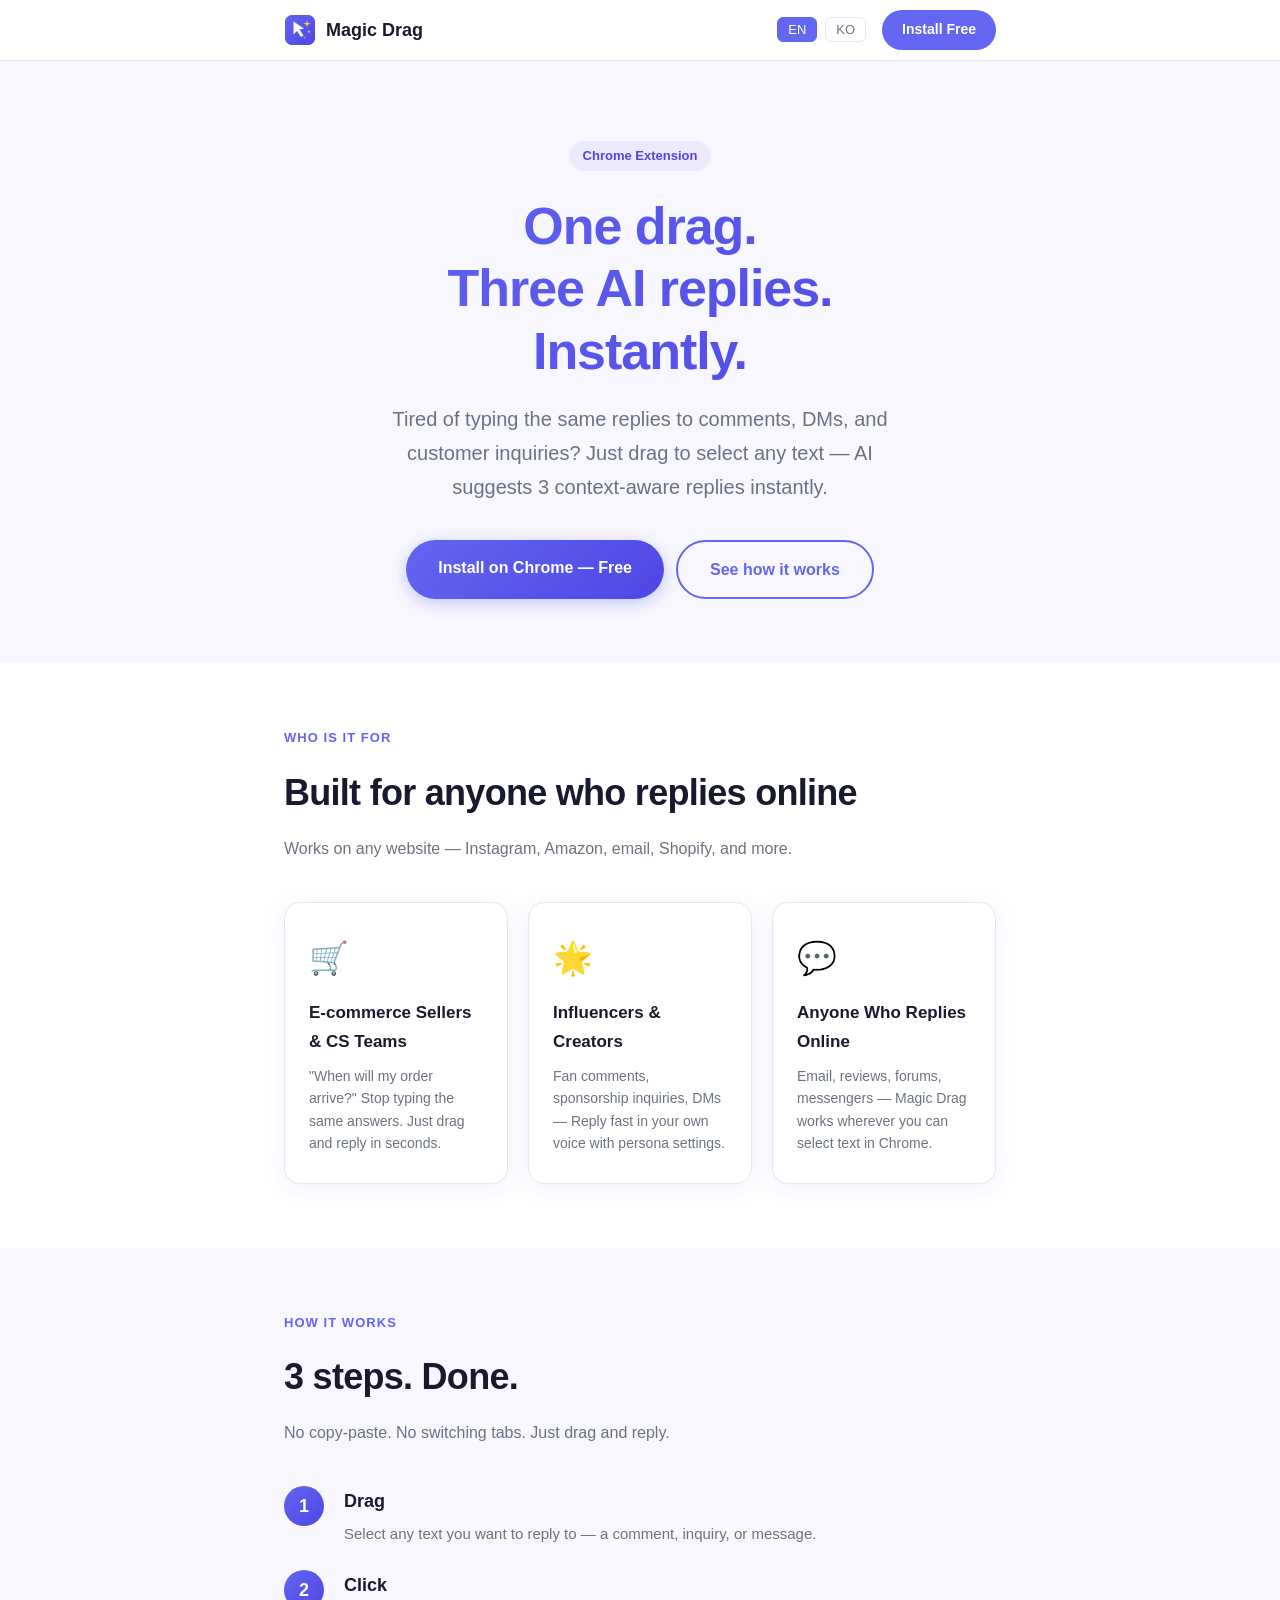
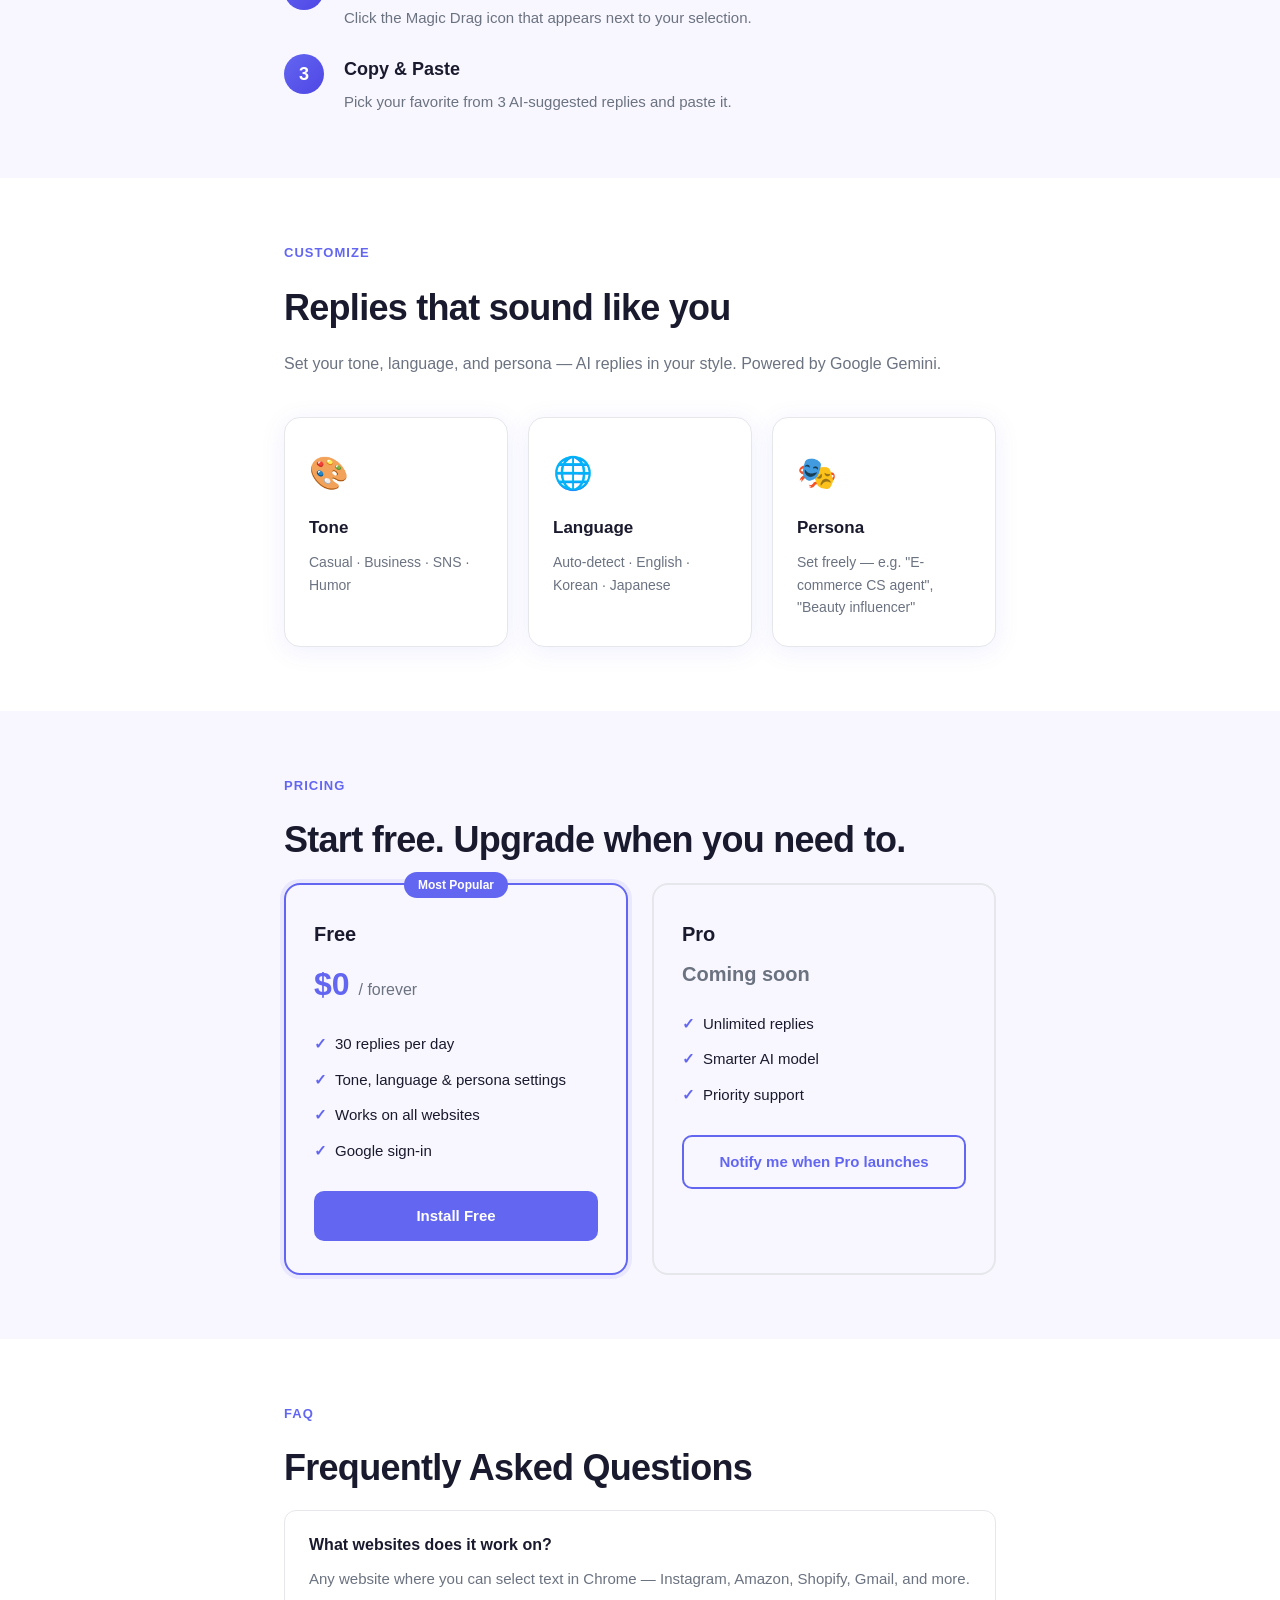
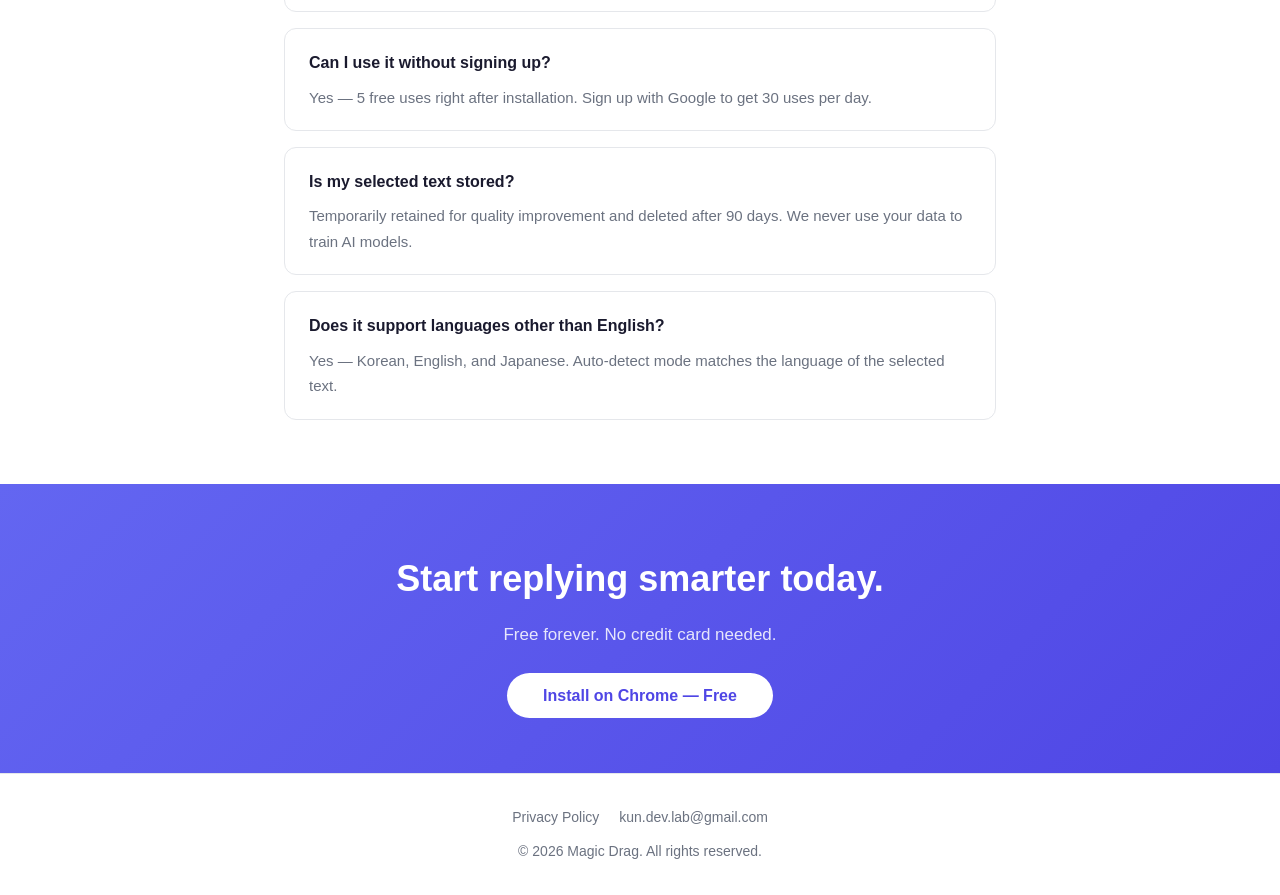
<file: index.html>
<!DOCTYPE html>
<html lang="en">
<head>
    <!-- Google tag (gtag.js) -->
    <script async src="https://www.googletagmanager.com/gtag/js?id=G-54P1475DC0"></script>
    <script>
        window.dataLayer = window.dataLayer || [];
        function gtag(){dataLayer.push(arguments);}
        gtag('js', new Date());

        gtag('config', 'G-54P1475DC0');
    </script>
    <meta charset="UTF-8" />
    <meta name="viewport" content="width=device-width, initial-scale=1.0" />
    <title>Magic Drag — AI Reply Generator</title>
    <meta name="description" content="Drag to select text, get 3 AI-powered replies instantly. Works on any website." />
    <link rel="icon" href="icon-128.png" />
    <link rel="stylesheet" href="style.css" />
</head>
<body>
<!-- Google Tag Manager (noscript) -->
<noscript><iframe src="https://www.googletagmanager.com/ns.html?id=GTM-PHXSKF7Q"
                  height="0" width="0" style="display:none;visibility:hidden"></iframe></noscript>
<!-- End Google Tag Manager (noscript) -->
<header>
    <div class="container">
        <nav class="nav">
            <a href="index.html" class="logo">
                <img src="icon-128.png" alt="Magic Drag" />
                Magic Drag
            </a>
            <div style="display:flex;align-items:center;gap:16px;">
                <div class="lang-toggle">
                    <button class="lang-btn" id="btn-en" onclick="setLang('en')">EN</button>
                    <button class="lang-btn" id="btn-ko" onclick="setLang('ko')">KO</button>
                </div>
                <a href="#" class="nav-cta" data-en="Install Free" data-ko="무료 설치">Install Free</a>
            </div>
        </nav>
    </div>
</header>

<!-- ===== HERO ===== -->
<main>
    <div style="background: var(--bg-section);">
        <div class="container">
            <section class="hero">
                <div class="hero-badge" data-en="Chrome Extension" data-ko="크롬 확장 프로그램">Chrome Extension</div>
                <h1 data-en="One drag.<br>Three AI replies.<br>Instantly." data-ko="드래그 한 번.<br>AI 답변 3개.<br>즉시.">One drag.<br>Three AI replies.<br>Instantly.</h1>
                <p data-en="Tired of typing the same replies to comments, DMs, and customer inquiries? Just drag to select any text — AI suggests 3 context-aware replies instantly."
                   data-ko="댓글, DM, 고객 문의마다 같은 답변 쓰느라 지치셨나요? 텍스트를 드래그하면 AI가 상황에 맞는 답변 3개를 즉시 추천합니다.">
                    Tired of typing the same replies to comments, DMs, and customer inquiries? Just drag to select any text — AI suggests 3 context-aware replies instantly.
                </p>
                <div class="hero-btns">
                    <a href="#" class="btn-primary" data-en="Install on Chrome — Free" data-ko="크롬에 무료 설치">Install on Chrome — Free</a>
                    <a href="#how" class="btn-secondary" data-en="See how it works" data-ko="작동 방식 보기">See how it works</a>
                </div>
            </section>
        </div>
    </div>

    <!-- ===== WHO IS IT FOR ===== -->
    <div class="container">
        <section id="who">
            <div class="section-label" data-en="Who is it for" data-ko="이런 분들을 위해">Who is it for</div>
            <h2 class="section-title" data-en="Built for anyone who replies online" data-ko="온라인에서 답변하는 모든 분을 위해">Built for anyone who replies online</h2>
            <p class="section-sub" data-en="Works on any website — Instagram, Amazon, email, Shopify, and more."
               data-ko="어떤 웹사이트에서든 동작합니다 — 인스타그램, 쿠팡, 이메일, 스마트스토어 등.">
                Works on any website — Instagram, Amazon, email, Shopify, and more.
            </p>
            <div class="cards">
                <div class="card">
                    <div class="card-icon">🛒</div>
                    <h3 data-en="E-commerce Sellers &amp; CS Teams" data-ko="쇼핑몰 운영자 &amp; CS 담당자">E-commerce Sellers &amp; CS Teams</h3>
                    <p data-en='"When will my order arrive?" Stop typing the same answers. Just drag and reply in seconds.'
                       data-ko='"배송 언제 오나요?" 반복되는 문의, 드래그 한 번으로 즉시 답변하세요.'>
                        "When will my order arrive?" Stop typing the same answers. Just drag and reply in seconds.
                    </p>
                </div>
                <div class="card">
                    <div class="card-icon">🌟</div>
                    <h3 data-en="Influencers &amp; Creators" data-ko="인플루언서 &amp; 크리에이터">Influencers &amp; Creators</h3>
                    <p data-en="Fan comments, sponsorship inquiries, DMs — Reply fast in your own voice with persona settings."
                       data-ko="팬 댓글, 협찬 문의, DM — 나만의 페르소나 설정으로 빠르게 소통하세요.">
                        Fan comments, sponsorship inquiries, DMs — Reply fast in your own voice with persona settings.
                    </p>
                </div>
                <div class="card">
                    <div class="card-icon">💬</div>
                    <h3 data-en="Anyone Who Replies Online" data-ko="답변이 필요한 누구든">Anyone Who Replies Online</h3>
                    <p data-en="Email, reviews, forums, messengers — Magic Drag works wherever you can select text in Chrome."
                       data-ko="이메일, 리뷰, 메신저 — 크롬에서 텍스트를 선택할 수 있는 곳이면 어디든 동작합니다.">
                        Email, reviews, forums, messengers — Magic Drag works wherever you can select text in Chrome.
                    </p>
                </div>
            </div>
        </section>
    </div>

    <!-- ===== HOW IT WORKS ===== -->
    <div style="background: var(--bg-section);">
        <div class="container">
            <section id="how">
                <div class="section-label" data-en="How it works" data-ko="작동 방식">How it works</div>
                <h2 class="section-title" data-en="3 steps. Done." data-ko="3단계면 끝.">3 steps. Done.</h2>
                <p class="section-sub" data-en="No copy-paste. No switching tabs. Just drag and reply."
                   data-ko="복사 붙여넣기 없이. 탭 전환 없이. 드래그하고 답변하세요.">
                    No copy-paste. No switching tabs. Just drag and reply.
                </p>
                <div class="steps">
                    <div class="step">
                        <div class="step-num">1</div>
                        <div class="step-content">
                            <h3 data-en="Drag" data-ko="드래그">Drag</h3>
                            <p data-en="Select any text you want to reply to — a comment, inquiry, or message."
                               data-ko="답변하고 싶은 텍스트를 마우스로 선택하세요 — 댓글, 문의, 메시지 무엇이든.">
                                Select any text you want to reply to — a comment, inquiry, or message.
                            </p>
                        </div>
                    </div>
                    <div class="step">
                        <div class="step-num">2</div>
                        <div class="step-content">
                            <h3 data-en="Click" data-ko="클릭">Click</h3>
                            <p data-en="Click the Magic Drag icon that appears next to your selection."
                               data-ko="선택한 텍스트 옆에 나타나는 Magic Drag 아이콘을 클릭합니다.">
                                Click the Magic Drag icon that appears next to your selection.
                            </p>
                        </div>
                    </div>
                    <div class="step">
                        <div class="step-num">3</div>
                        <div class="step-content">
                            <h3 data-en="Copy &amp; Paste" data-ko="복사 &amp; 붙여넣기">Copy &amp; Paste</h3>
                            <p data-en="Pick your favorite from 3 AI-suggested replies and paste it."
                               data-ko="AI가 추천한 답변 3개 중 마음에 드는 걸 골라 붙여넣으세요.">
                                Pick your favorite from 3 AI-suggested replies and paste it.
                            </p>
                        </div>
                    </div>
                </div>
            </section>
        </div>
    </div>

    <!-- ===== CUSTOMIZE ===== -->
    <div class="container">
        <section id="customize">
            <div class="section-label" data-en="Customize" data-ko="맞춤 설정">Customize</div>
            <h2 class="section-title" data-en="Replies that sound like you" data-ko="나를 닮은 답변 스타일">Replies that sound like you</h2>
            <p class="section-sub" data-en="Set your tone, language, and persona — AI replies in your style. Powered by Google Gemini."
               data-ko="톤, 언어, 페르소나를 설정하면 — AI가 나의 스타일로 답변합니다. (Google Gemini 기반)">
                Set your tone, language, and persona — AI replies in your style. Powered by Google Gemini.
            </p>
            <div class="cards">
                <div class="card">
                    <div class="card-icon">🎨</div>
                    <h3 data-en="Tone" data-ko="톤">Tone</h3>
                    <p data-en="Casual · Business · SNS · Humor" data-ko="캐주얼 · 비즈니스 · SNS · 유머">Casual · Business · SNS · Humor</p>
                </div>
                <div class="card">
                    <div class="card-icon">🌐</div>
                    <h3 data-en="Language" data-ko="언어">Language</h3>
                    <p data-en="Auto-detect · English · Korean · Japanese" data-ko="자동감지 · 한국어 · English · 日本語">Auto-detect · English · Korean · Japanese</p>
                </div>
                <div class="card">
                    <div class="card-icon">🎭</div>
                    <h3 data-en="Persona" data-ko="페르소나">Persona</h3>
                    <p data-en='Set freely — e.g. "E-commerce CS agent", "Beauty influencer"'
                       data-ko='자유롭게 설정 — 예: "쇼핑몰 CS 담당자", "뷰티 인플루언서"'>
                        Set freely — e.g. "E-commerce CS agent", "Beauty influencer"
                    </p>
                </div>
            </div>
        </section>
    </div>

    <!-- ===== PRICING ===== -->
    <div style="background: var(--bg-section);">
        <div class="container">
            <section id="pricing">
                <div class="section-label" data-en="Pricing" data-ko="요금제">Pricing</div>
                <h2 class="section-title" data-en="Start free. Upgrade when you need to." data-ko="무료로 시작하세요.">Start free. Upgrade when you need to.</h2>
                <div class="pricing-grid">
                    <div class="plan featured">
                        <div class="plan-badge" data-en="Most Popular" data-ko="가장 인기">Most Popular</div>
                        <div class="plan-name" data-en="Free" data-ko="무료">Free</div>
                        <div class="plan-price">$0 <span data-en="/ forever" data-ko="/ 영구 무료">/ forever</span></div>
                        <ul>
                            <li data-en="30 replies per day" data-ko="하루 30회 답변 생성">30 replies per day</li>
                            <li data-en="Tone, language &amp; persona settings" data-ko="톤 · 언어 · 페르소나 설정">Tone, language &amp; persona settings</li>
                            <li data-en="Works on all websites" data-ko="모든 웹사이트에서 사용">Works on all websites</li>
                            <li data-en="Google sign-in" data-ko="Google 로그인">Google sign-in</li>
                        </ul>
                        <a href="#" class="plan-cta" data-en="Install Free" data-ko="무료 설치">Install Free</a>
                    </div>
                    <div class="plan">
                        <div class="plan-name">Pro</div>
                        <div class="plan-price" style="color:var(--text-muted);font-size:20px;" data-en="Coming soon" data-ko="준비 중">Coming soon</div>
                        <ul>
                            <li data-en="Unlimited replies" data-ko="무제한 답변 생성">Unlimited replies</li>
                            <li data-en="Smarter AI model" data-ko="더 스마트한 AI 모델">Smarter AI model</li>
                            <li data-en="Priority support" data-ko="우선 지원">Priority support</li>
                        </ul>
                        <a href="https://docs.google.com/forms/d/1yEX9Ve772rPgY0Jm29MLLV_fGbk416VakfeSkELGk9g/viewform"
                           class="plan-cta outline"
                           data-en="Notify me when Pro launches"
                           data-ko="Pro 출시 알림 신청"
                           data-href-en="https://docs.google.com/forms/d/1yEX9Ve772rPgY0Jm29MLLV_fGbk416VakfeSkELGk9g/viewform"
                           data-href-ko="https://docs.google.com/forms/d/1X2hNuyZ5ndB8QAky4KN_8Meeg6-AsmJ-VPmFSxUT4O0/viewform"
                           target="_blank">Notify me when Pro launches</a>
                    </div>
                </div>
            </section>
        </div>
    </div>

    <!-- ===== FAQ ===== -->
    <div class="container">
        <section id="faq">
            <div class="section-label">FAQ</div>
            <h2 class="section-title" data-en="Frequently Asked Questions" data-ko="자주 묻는 질문">Frequently Asked Questions</h2>
            <div class="faq">
                <div class="faq-item">
                    <h3 data-en="What websites does it work on?" data-ko="어떤 웹사이트에서 사용할 수 있나요?">What websites does it work on?</h3>
                    <p data-en="Any website where you can select text in Chrome — Instagram, Amazon, Shopify, Gmail, and more."
                       data-ko="크롬에서 텍스트를 선택할 수 있는 모든 웹사이트 — 인스타그램, 쿠팡, 스마트스토어, Gmail 등.">
                        Any website where you can select text in Chrome — Instagram, Amazon, Shopify, Gmail, and more.
                    </p>
                </div>
                <div class="faq-item">
                    <h3 data-en="Can I use it without signing up?" data-ko="회원가입 없이도 쓸 수 있나요?">Can I use it without signing up?</h3>
                    <p data-en="Yes — 5 free uses right after installation. Sign up with Google to get 30 uses per day."
                       data-ko="네, 설치 직후 5회까지 바로 사용할 수 있습니다. Google 로그인 후 하루 30회까지 사용 가능합니다.">
                        Yes — 5 free uses right after installation. Sign up with Google to get 30 uses per day.
                    </p>
                </div>
                <div class="faq-item">
                    <h3 data-en="Is my selected text stored?" data-ko="내가 선택한 텍스트가 저장되나요?">Is my selected text stored?</h3>
                    <p data-en="Temporarily retained for quality improvement and deleted after 90 days. We never use your data to train AI models."
                       data-ko="품질 개선을 위해 90일간 일시 보관 후 자동 삭제됩니다. 사용자의 데이터는 AI 학습에 절대 활용되지 않으니 안심하고 사용하세요.">
                        Temporarily retained for quality improvement and deleted after 90 days. We never use your data to train AI models.
                    </p>
                </div>
                <div class="faq-item">
                    <h3 data-en="Does it support languages other than English?" data-ko="영어 이외 언어도 지원하나요?">Does it support languages other than English?</h3>
                    <p data-en="Yes — Korean, English, and Japanese. Auto-detect mode matches the language of the selected text."
                       data-ko="네, 한국어·영어·일본어를 지원합니다. 자동 감지 모드를 사용하면 선택한 텍스트의 언어에 맞춰 답변합니다.">
                        Yes — Korean, English, and Japanese. Auto-detect mode matches the language of the selected text.
                    </p>
                </div>
            </div>
        </section>
    </div>

    <!-- ===== CTA BANNER ===== -->
    <section class="cta-banner">
        <h2 data-en="Start replying smarter today." data-ko="지금 바로 스마트하게 답변하세요.">Start replying smarter today.</h2>
        <p data-en="Free forever. No credit card needed." data-ko="영구 무료. 카드 등록 불필요.">Free forever. No credit card needed.</p>
        <a href="#" class="btn-white" data-en="Install on Chrome — Free" data-ko="크롬에 무료 설치">Install on Chrome — Free</a>
    </section>

</main>

<footer>
    <div class="container">
        <div class="footer-links">
            <a href="privacy.html" data-en="Privacy Policy" data-ko="개인정보 처리방침">Privacy Policy</a>
            <a href="mailto:kun.dev.lab@gmail.com">kun.dev.lab@gmail.com</a>
        </div>
        <p>© 2026 Magic Drag. All rights reserved.</p>
    </div>
</footer>

<script>
    const ko = ['ko', 'ko-KR', 'ko-kr'];
    let currentLang = ko.includes(navigator.language) ? 'ko' : 'en';

    function applyLang(lang) {
        currentLang = lang;
        document.documentElement.lang = lang;

        document.querySelectorAll('[data-en][data-ko]').forEach(el => {
            const val = el.getAttribute('data-' + lang);
            if (val !== null) el.innerHTML = val;
        });

        document.querySelectorAll('[data-href-en][data-href-ko]').forEach(el => {
            const href = el.getAttribute('data-href-' + lang);
            if (href) el.setAttribute('href', href);
        });

        document.getElementById('btn-en').classList.toggle('active', lang === 'en');
        document.getElementById('btn-ko').classList.toggle('active', lang === 'ko');
    }

    function setLang(lang) {
        localStorage.setItem('md_lang', lang);
        applyLang(lang);
    }

    const saved = localStorage.getItem('md_lang');
    applyLang(saved || currentLang);
</script>
</body>
</html>
</file>
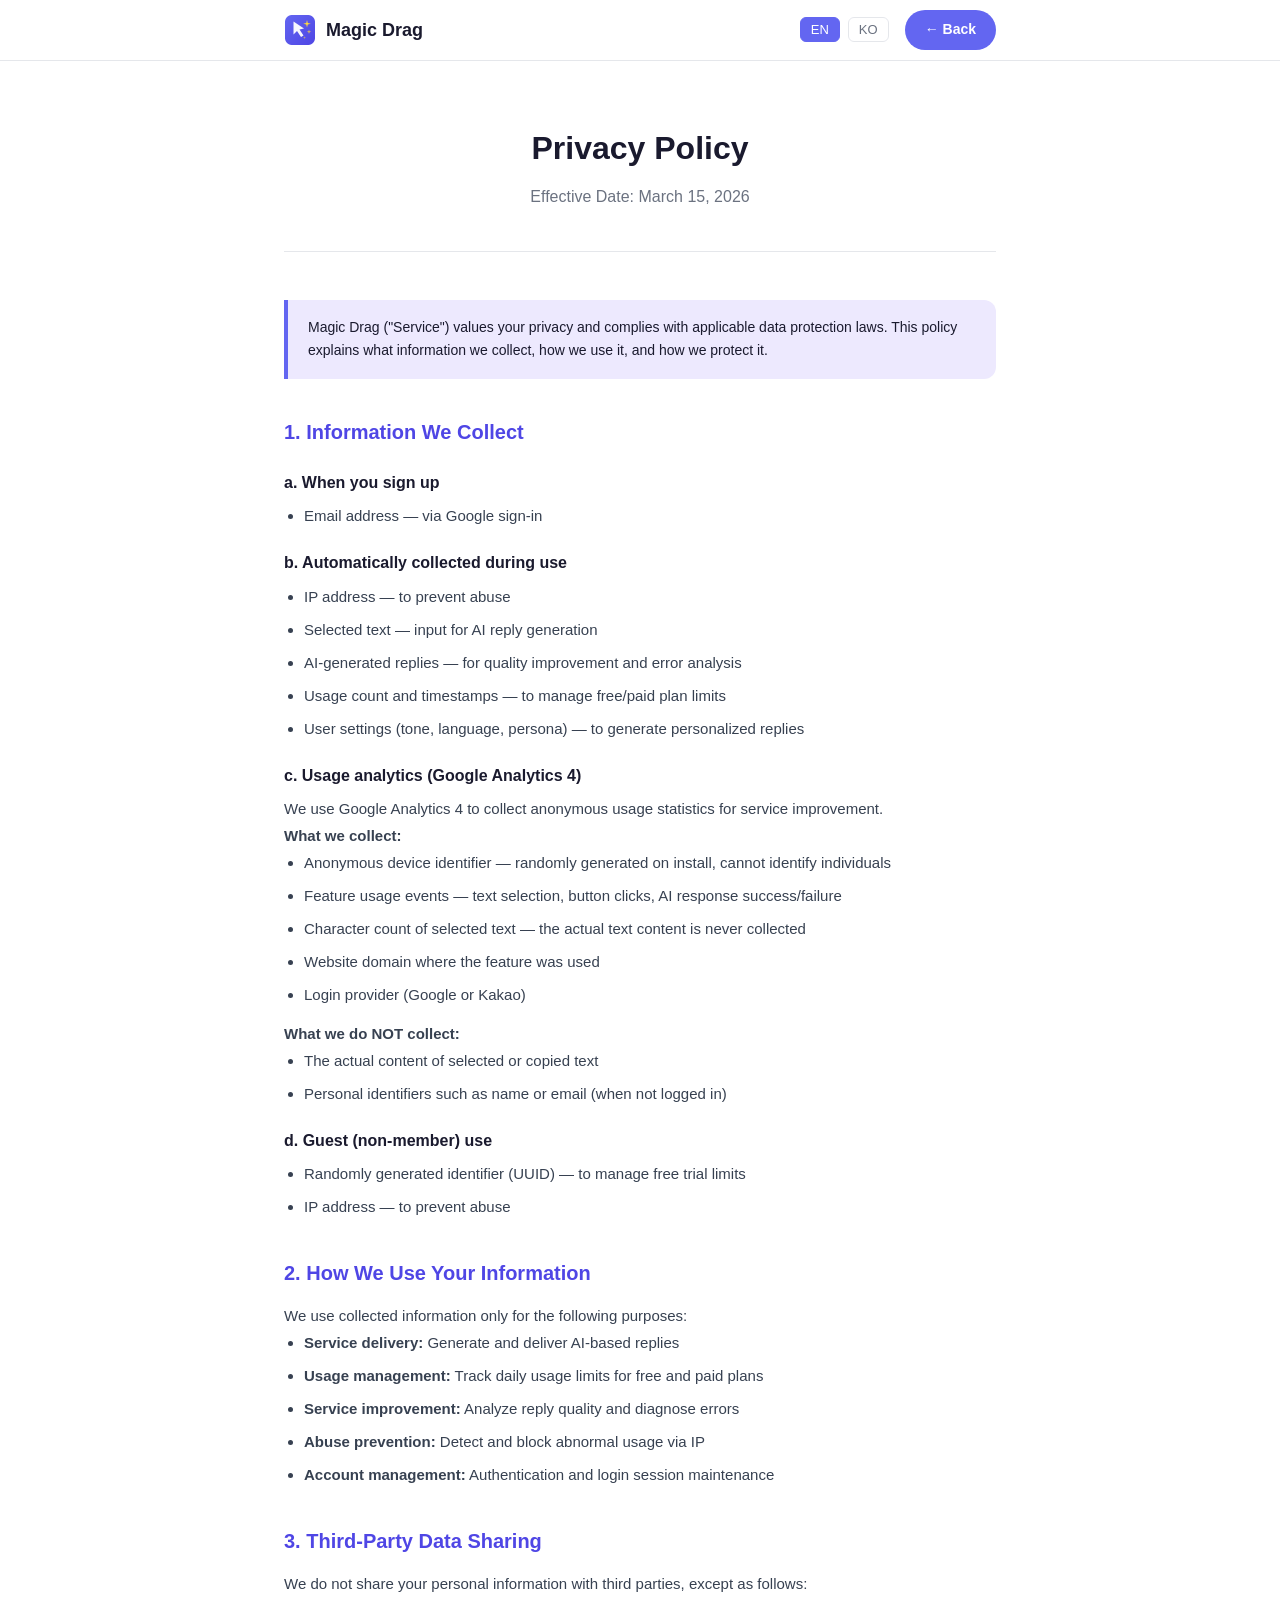
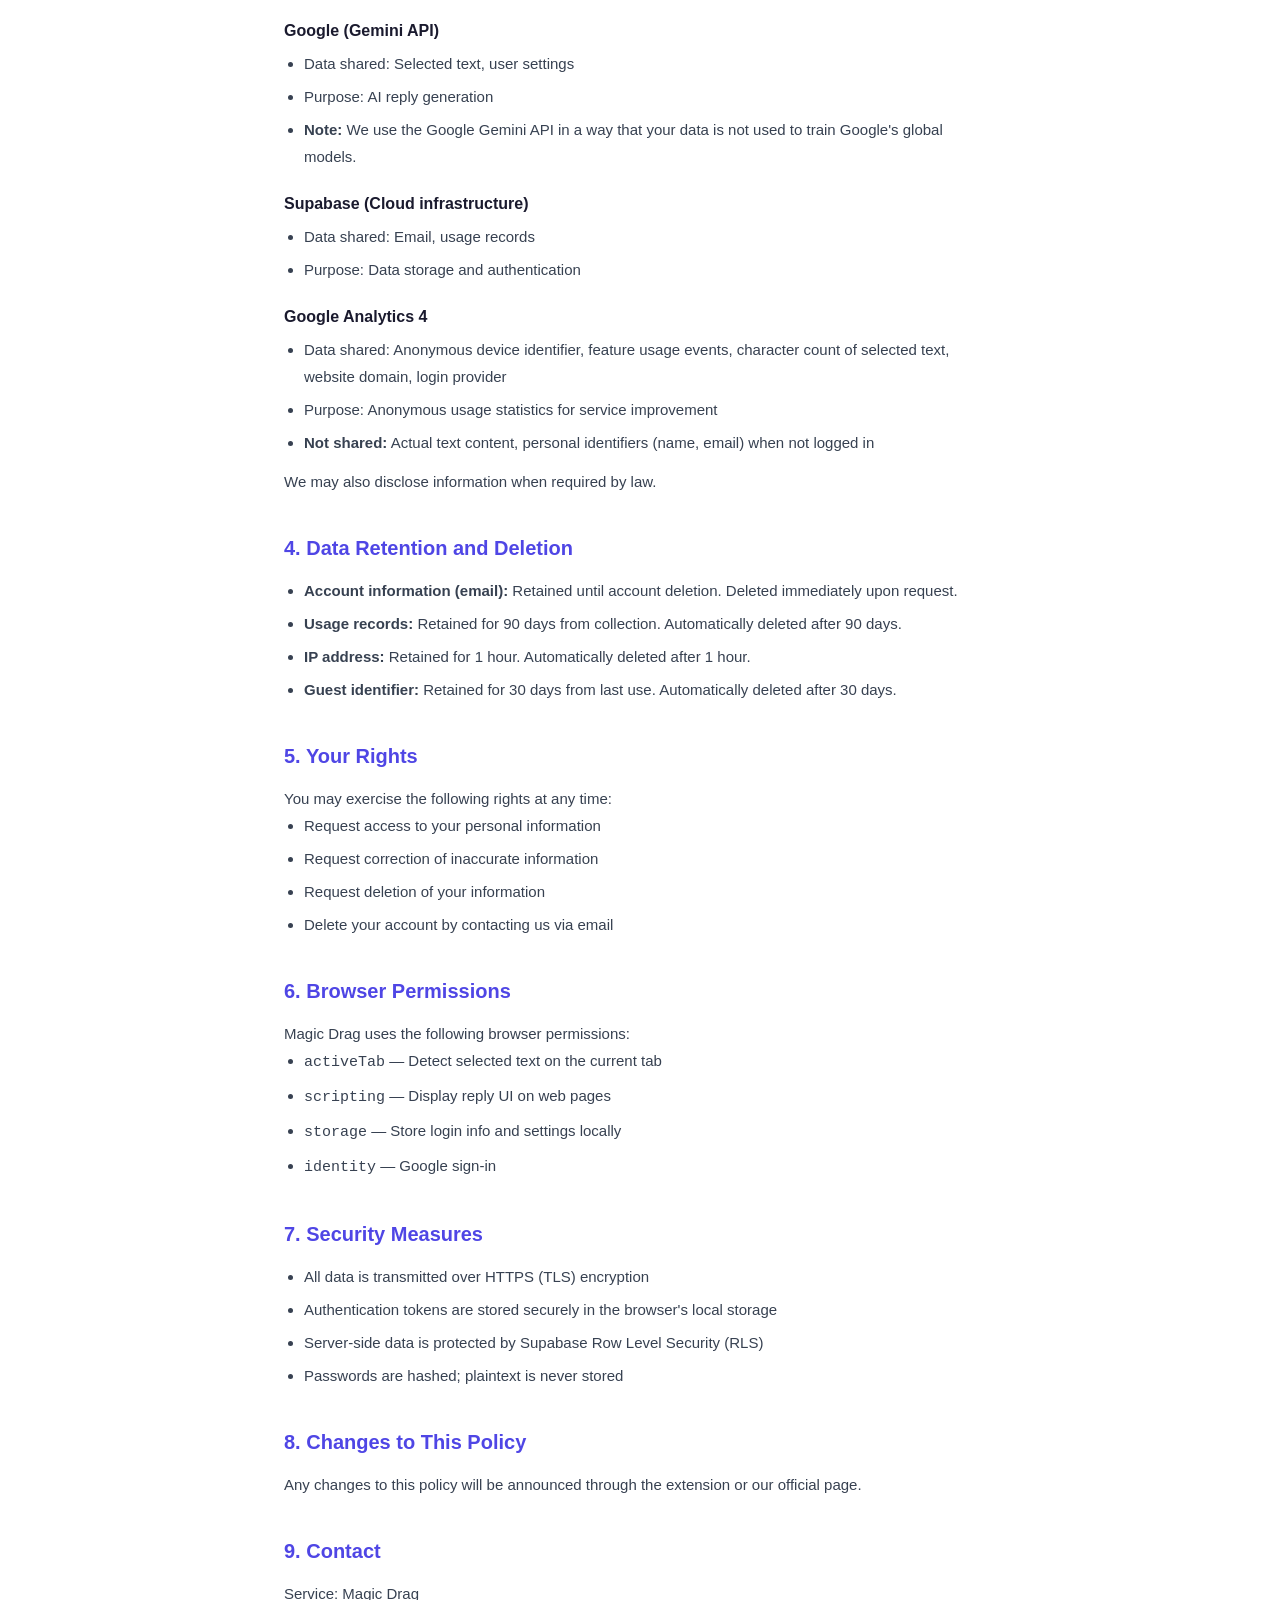
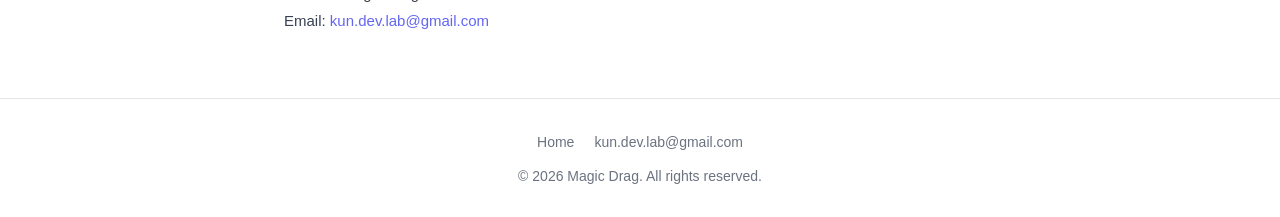
<file: privacy.html>
<!DOCTYPE html>
<html lang="en">
<head>
    <!-- Google Tag Manager -->
<script>(function(w,d,s,l,i){w[l]=w[l]||[];w[l].push({'gtm.start':
new Date().getTime(),event:'gtm.js'});var f=d.getElementsByTagName(s)[0],
j=d.createElement(s),dl=l!='dataLayer'?'&l='+l:'';j.async=true;j.src=
'https://www.googletagmanager.com/gtm.js?id='+i+dl;f.parentNode.insertBefore(j,f);
})(window,document,'script','dataLayer','GTM-PHXSKF7Q');</script>
<!-- End Google Tag Manager -->
  <meta charset="UTF-8" />
  <meta name="viewport" content="width=device-width, initial-scale=1.0" />
  <title>Privacy Policy — Magic Drag</title>
  <link rel="icon" href="icon-128.png" />
  <link rel="stylesheet" href="style.css" />
</head>
<body>
  <!-- Google Tag Manager (noscript) -->
<noscript><iframe src="https://www.googletagmanager.com/ns.html?id=GTM-PHXSKF7Q"
height="0" width="0" style="display:none;visibility:hidden"></iframe></noscript>
<!-- End Google Tag Manager (noscript) -->

<header>
  <div class="container">
    <nav class="nav">
      <a href="index.html" class="logo">
        <img src="icon-128.png" alt="Magic Drag" />
        Magic Drag
      </a>
      <div style="display:flex;align-items:center;gap:16px;">
        <div class="lang-toggle">
          <button class="lang-btn" id="btn-en" onclick="setLang('en')">EN</button>
          <button class="lang-btn" id="btn-ko" onclick="setLang('ko')">KO</button>
        </div>
        <a href="index.html" class="nav-cta" data-en="← Back" data-ko="← 홈으로">← Back</a>
      </div>
    </nav>
  </div>
</header>

<main>
  <div class="container">

    <!-- Hero -->
    <div class="policy-hero">
      <h1 data-en="Privacy Policy" data-ko="개인정보 처리방침">Privacy Policy</h1>
      <p data-en="Effective Date: March 15, 2026" data-ko="시행일: 2026년 3월 15일">Effective Date: March 15, 2026</p>
    </div>

    <!-- English -->
    <div id="content-en" class="policy-body">
      <div class="notice">
        Magic Drag ("Service") values your privacy and complies with applicable data protection laws. This policy explains what information we collect, how we use it, and how we protect it.
      </div>

      <h2>1. Information We Collect</h2>
      <h3>a. When you sign up</h3>
      <ul>
        <li>Email address — via Google sign-in</li>
      </ul>
      <h3>b. Automatically collected during use</h3>
      <ul>
        <li>IP address — to prevent abuse</li>
        <li>Selected text — input for AI reply generation</li>
        <li>AI-generated replies — for quality improvement and error analysis</li>
        <li>Usage count and timestamps — to manage free/paid plan limits</li>
        <li>User settings (tone, language, persona) — to generate personalized replies</li>
      </ul>
      <h3>c. Usage analytics (Google Analytics 4)</h3>
      <p>We use Google Analytics 4 to collect anonymous usage statistics for service improvement.</p>
      <p><strong>What we collect:</strong></p>
      <ul>
        <li>Anonymous device identifier — randomly generated on install, cannot identify individuals</li>
        <li>Feature usage events — text selection, button clicks, AI response success/failure</li>
        <li>Character count of selected text — the actual text content is never collected</li>
        <li>Website domain where the feature was used</li>
        <li>Login provider (Google or Kakao)</li>
      </ul>
      <p><strong>What we do NOT collect:</strong></p>
      <ul>
        <li>The actual content of selected or copied text</li>
        <li>Personal identifiers such as name or email (when not logged in)</li>
      </ul>
      <h3>d. Guest (non-member) use</h3>
      <ul>
        <li>Randomly generated identifier (UUID) — to manage free trial limits</li>
        <li>IP address — to prevent abuse</li>
      </ul>

      <h2>2. How We Use Your Information</h2>
      <p>We use collected information only for the following purposes:</p>
      <ul>
        <li><strong>Service delivery:</strong> Generate and deliver AI-based replies</li>
        <li><strong>Usage management:</strong> Track daily usage limits for free and paid plans</li>
        <li><strong>Service improvement:</strong> Analyze reply quality and diagnose errors</li>
        <li><strong>Abuse prevention:</strong> Detect and block abnormal usage via IP</li>
        <li><strong>Account management:</strong> Authentication and login session maintenance</li>
      </ul>

      <h2>3. Third-Party Data Sharing</h2>
      <p>We do not share your personal information with third parties, except as follows:</p>
      <h3>Google (Gemini API)</h3>
      <ul>
        <li>Data shared: Selected text, user settings</li>
        <li>Purpose: AI reply generation</li>
        <li><strong>Note:</strong> We use the Google Gemini API in a way that your data is not used to train Google's global models.</li>
      </ul>
      <h3>Supabase (Cloud infrastructure)</h3>
      <ul>
        <li>Data shared: Email, usage records</li>
        <li>Purpose: Data storage and authentication</li>
      </ul>
      <h3>Google Analytics 4</h3>
      <ul>
        <li>Data shared: Anonymous device identifier, feature usage events, character count of selected text, website domain, login provider</li>
        <li>Purpose: Anonymous usage statistics for service improvement</li>
        <li><strong>Not shared:</strong> Actual text content, personal identifiers (name, email) when not logged in</li>
      </ul>
      <p>We may also disclose information when required by law.</p>

      <h2>4. Data Retention and Deletion</h2>
      <ul>
        <li><strong>Account information (email):</strong> Retained until account deletion. Deleted immediately upon request.</li>
        <li><strong>Usage records:</strong> Retained for 90 days from collection. Automatically deleted after 90 days.</li>
        <li><strong>IP address:</strong> Retained for 1 hour. Automatically deleted after 1 hour.</li>
        <li><strong>Guest identifier:</strong> Retained for 30 days from last use. Automatically deleted after 30 days.</li>
      </ul>

      <h2>5. Your Rights</h2>
      <p>You may exercise the following rights at any time:</p>
      <ul>
        <li>Request access to your personal information</li>
        <li>Request correction of inaccurate information</li>
        <li>Request deletion of your information</li>
        <li>Delete your account by contacting us via email</li>
      </ul>

      <h2>6. Browser Permissions</h2>
      <p>Magic Drag uses the following browser permissions:</p>
      <ul>
        <li><code>activeTab</code> — Detect selected text on the current tab</li>
        <li><code>scripting</code> — Display reply UI on web pages</li>
        <li><code>storage</code> — Store login info and settings locally</li>
        <li><code>identity</code> — Google sign-in</li>
      </ul>

      <h2>7. Security Measures</h2>
      <ul>
        <li>All data is transmitted over HTTPS (TLS) encryption</li>
        <li>Authentication tokens are stored securely in the browser's local storage</li>
        <li>Server-side data is protected by Supabase Row Level Security (RLS)</li>
        <li>Passwords are hashed; plaintext is never stored</li>
      </ul>

      <h2>8. Changes to This Policy</h2>
      <p>Any changes to this policy will be announced through the extension or our official page.</p>

      <h2>9. Contact</h2>
      <p>Service: Magic Drag<br>
      Email: <a href="mailto:kun.dev.lab@gmail.com">kun.dev.lab@gmail.com</a></p>
    </div>

    <!-- Korean -->
    <div id="content-ko" class="policy-body" style="display:none;">
      <div class="notice">
        Magic Drag (이하 "서비스")는 이용자의 개인정보를 중요하게 생각하며, 「개인정보 보호법」 등 관련 법령을 준수합니다. 본 개인정보 처리방침은 서비스가 어떤 정보를 수집하고, 어떻게 이용·보관·파기하는지 안내합니다.
      </div>

      <h2>1. 수집하는 개인정보 항목</h2>
      <h3>가. 회원가입 시</h3>
      <ul>
        <li>이메일 주소 — Google 소셜 로그인</li>
      </ul>
      <h3>나. 서비스 이용 중 자동 수집</h3>
      <ul>
        <li>IP 주소 — 비정상 이용 방지(남용 탐지)</li>
        <li>사용자가 선택한 텍스트 — AI 답변 생성을 위한 입력값</li>
        <li>AI 생성 답변 — 서비스 품질 개선 및 오류 분석</li>
        <li>서비스 이용 횟수·일시 — 무료/유료 플랜 사용량 관리</li>
        <li>사용자 설정값 (톤, 언어, 페르소나) — 맞춤형 답변 생성</li>
      </ul>
      <h3>다. 사용 데이터 수집 (Google Analytics 4)</h3>
      <p>서비스 개선을 위해 Google Analytics 4를 사용하여 익명 사용 통계를 수집합니다.</p>
      <p><strong>수집하는 정보:</strong></p>
      <ul>
        <li>기기별 익명 식별자 — 설치 시 자동 생성되는 랜덤 ID, 개인 식별 불가</li>
        <li>기능 사용 이벤트 — 텍스트 선택, 버튼 클릭, AI 응답 성공/실패 여부</li>
        <li>선택한 텍스트의 글자 수 — 텍스트 내용 자체는 수집하지 않음</li>
        <li>기능을 사용한 웹사이트 도메인</li>
        <li>로그인 제공업체 (Google 또는 Kakao)</li>
      </ul>
      <p><strong>수집하지 않는 정보:</strong></p>
      <ul>
        <li>선택하거나 복사한 텍스트의 실제 내용</li>
        <li>이름, 이메일 등 개인 식별 정보 (로그인하지 않은 경우)</li>
      </ul>
      <h3>라. 비회원(게스트) 이용 시</h3>
      <ul>
        <li>임의 생성 식별자 (UUID) — 무료 체험 횟수 관리</li>
        <li>IP 주소 — 비정상 이용 방지</li>
      </ul>

      <h2>2. 개인정보의 이용 목적</h2>
      <p>수집한 정보는 다음 목적으로만 이용합니다.</p>
      <ul>
        <li><strong>서비스 제공:</strong> AI 기반 답변 생성 및 결과 전달</li>
        <li><strong>사용량 관리:</strong> 무료·유료 플랜별 일일 사용 횟수 관리</li>
        <li><strong>서비스 개선:</strong> 답변 품질 분석 및 오류 진단</li>
        <li><strong>남용 방지:</strong> IP 기반 비정상 이용 탐지 및 차단</li>
        <li><strong>계정 관리:</strong> 회원 인증, 로그인 상태 유지</li>
      </ul>

      <h2>3. 개인정보의 제3자 제공</h2>
      <p>서비스는 원칙적으로 이용자의 개인정보를 외부에 제공하지 않습니다. 다만, 다음의 경우 예외로 합니다.</p>
      <h3>Google (Gemini API)</h3>
      <ul>
        <li>제공 항목: 사용자가 선택한 텍스트, 설정값</li>
        <li>제공 목적: AI 답변 생성</li>
        <li><strong>참고:</strong> 전송된 텍스트 데이터는 Google의 AI 모델을 학습시키는 데 활용되지 않습니다.</li>
      </ul>
      <h3>Supabase (클라우드 인프라)</h3>
      <ul>
        <li>제공 항목: 이메일, 사용 기록</li>
        <li>제공 목적: 데이터 저장 및 인증</li>
      </ul>
      <h3>Google Analytics 4</h3>
      <ul>
        <li>제공 항목: 기기별 익명 식별자, 기능 사용 이벤트, 선택 텍스트 글자 수, 웹사이트 도메인, 로그인 제공업체</li>
        <li>제공 목적: 익명 사용 통계 수집 및 서비스 개선</li>
        <li><strong>미제공 항목:</strong> 텍스트 실제 내용, 로그인하지 않은 경우 이름·이메일 등 개인 식별 정보</li>
      </ul>
      <p>법령에 의한 요청이 있는 경우 관련 절차에 따라 제공할 수 있습니다.</p>

      <h2>4. 개인정보의 보유 및 파기</h2>
      <ul>
        <li><strong>회원 정보 (이메일):</strong> 회원 탈퇴 시까지 보유. 탈퇴 요청 후 즉시 삭제.</li>
        <li><strong>서비스 이용 기록:</strong> 수집일로부터 90일 보유. 90일 경과 후 자동 삭제.</li>
        <li><strong>IP 주소:</strong> 수집일로부터 1시간 보유. 1시간 경과 후 자동 삭제.</li>
        <li><strong>게스트 식별자:</strong> 최종 이용일로부터 30일 보유. 30일 경과 후 자동 삭제.</li>
      </ul>

      <h2>5. 이용자의 권리</h2>
      <p>이용자는 언제든지 다음의 권리를 행사할 수 있습니다.</p>
      <ul>
        <li>열람 요청: 본인의 개인정보 처리 현황을 확인할 수 있습니다.</li>
        <li>수정 요청: 잘못된 개인정보의 정정을 요청할 수 있습니다.</li>
        <li>삭제 요청: 개인정보의 삭제를 요청할 수 있습니다.</li>
        <li>회원 탈퇴: 이메일로 탈퇴를 요청할 수 있습니다.</li>
      </ul>

      <h2>6. 브라우저 권한 안내</h2>
      <p>Magic Drag 확장 프로그램은 다음 브라우저 권한을 사용합니다.</p>
      <ul>
        <li><code>activeTab</code> — 현재 탭에서 선택한 텍스트 감지</li>
        <li><code>scripting</code> — 웹페이지에 답변 UI 표시</li>
        <li><code>storage</code> — 로그인 정보 및 설정값 로컬 저장</li>
        <li><code>identity</code> — Google 소셜 로그인</li>
      </ul>

      <h2>7. 개인정보 보호를 위한 기술적 조치</h2>
      <ul>
        <li>모든 데이터 전송은 HTTPS(TLS) 암호화를 적용합니다.</li>
        <li>인증 토큰은 브라우저 로컬 저장소에 보관됩니다.</li>
        <li>서버 측 데이터는 Supabase의 Row Level Security(RLS) 정책으로 보호됩니다.</li>
        <li>비밀번호는 해시 처리되어 저장되며, 원문은 보관하지 않습니다.</li>
      </ul>

      <h2>8. 개인정보 처리방침의 변경</h2>
      <p>본 방침이 변경되는 경우, 변경 사항을 확장 프로그램 내 또는 공식 페이지를 통해 공지합니다.</p>

      <h2>9. 문의처</h2>
      <p>서비스명: Magic Drag<br>
      이메일: <a href="mailto:kun.dev.lab@gmail.com">kun.dev.lab@gmail.com</a></p>
    </div>

    <div style="height: 64px;"></div>
  </div>
</main>

<footer>
  <div class="container">
    <div class="footer-links">
      <a href="index.html" data-en="Home" data-ko="홈">Home</a>
      <a href="mailto:kun.dev.lab@gmail.com">kun.dev.lab@gmail.com</a>
    </div>
    <p>© 2026 Magic Drag. All rights reserved.</p>
  </div>
</footer>

<script>
  const ko = ['ko', 'ko-KR', 'ko-kr'];
  let currentLang = ko.includes(navigator.language) ? 'ko' : 'en';

  function applyLang(lang) {
    currentLang = lang;
    document.documentElement.lang = lang;

    document.getElementById('content-en').style.display = lang === 'en' ? '' : 'none';
    document.getElementById('content-ko').style.display = lang === 'ko' ? '' : 'none';

    document.querySelectorAll('[data-en][data-ko]').forEach(el => {
      const val = el.getAttribute('data-' + lang);
      if (val !== null) el.innerHTML = val;
    });

    document.getElementById('btn-en').classList.toggle('active', lang === 'en');
    document.getElementById('btn-ko').classList.toggle('active', lang === 'ko');
  }

  function setLang(lang) {
    localStorage.setItem('md_lang', lang);
    applyLang(lang);
  }

  const saved = localStorage.getItem('md_lang');
  applyLang(saved || currentLang);
</script>
</body>
</html>
</file>
<file: style.css>
/* =====================
   Reset & Base
   ===================== */
*, *::before, *::after { box-sizing: border-box; margin: 0; padding: 0; }

:root {
  --primary: #6366f1;
  --primary-dark: #4f46e5;
  --accent: #FFD93D;
  --text: #1a1a2e;
  --text-muted: #6b7280;
  --bg: #ffffff;
  --bg-section: #f8f7ff;
  --border: #e5e7eb;
  --radius: 16px;
  --shadow: 0 4px 24px rgba(99,102,241,0.10);
}

body {
  font-family: -apple-system, BlinkMacSystemFont, 'Segoe UI', 'Noto Sans KR', sans-serif;
  color: var(--text);
  background: var(--bg);
  line-height: 1.7;
  -webkit-font-smoothing: antialiased;
}

a { color: var(--primary); text-decoration: none; }
a:hover { text-decoration: underline; }

/* =====================
   Layout
   ===================== */
.container { max-width: 760px; margin: 0 auto; padding: 0 24px; }

/* =====================
   Header / Nav
   ===================== */
header {
  position: sticky;
  top: 0;
  background: rgba(255,255,255,0.92);
  backdrop-filter: blur(12px);
  border-bottom: 1px solid var(--border);
  z-index: 100;
}

.nav {
  display: flex;
  align-items: center;
  justify-content: space-between;
  height: 60px;
}

.logo {
  display: flex;
  align-items: center;
  gap: 10px;
  font-weight: 700;
  font-size: 18px;
  color: var(--text);
  text-decoration: none;
}

.logo img { width: 32px; height: 32px; border-radius: 8px; }

.nav-cta {
  background: var(--primary);
  color: #fff !important;
  padding: 8px 20px;
  border-radius: 99px;
  font-weight: 600;
  font-size: 14px;
  text-decoration: none !important;
  transition: background 0.2s;
}
.nav-cta:hover { background: var(--primary-dark); text-decoration: none !important; }

/* =====================
   Hero
   ===================== */
.hero {
  text-align: center;
  padding: 80px 0 64px;
}

.hero-badge {
  display: inline-block;
  background: #ede9fe;
  color: var(--primary-dark);
  font-size: 13px;
  font-weight: 600;
  padding: 4px 14px;
  border-radius: 99px;
  margin-bottom: 24px;
}

.hero h1 {
  font-size: clamp(32px, 6vw, 52px);
  font-weight: 800;
  line-height: 1.2;
  letter-spacing: -0.02em;
  margin-bottom: 20px;
  background: linear-gradient(135deg, var(--primary), var(--primary-dark));
  -webkit-background-clip: text;
  -webkit-text-fill-color: transparent;
  background-clip: text;
}

.hero p {
  font-size: clamp(16px, 2.5vw, 20px);
  color: var(--text-muted);
  max-width: 520px;
  margin: 0 auto 36px;
}

.hero-btns {
  display: flex;
  gap: 12px;
  justify-content: center;
  flex-wrap: wrap;
}

.btn-primary {
  background: linear-gradient(135deg, var(--primary), var(--primary-dark));
  color: #fff;
  padding: 14px 32px;
  border-radius: 99px;
  font-weight: 700;
  font-size: 16px;
  text-decoration: none;
  box-shadow: 0 4px 16px rgba(99,102,241,0.35);
  transition: transform 0.15s, box-shadow 0.15s;
}
.btn-primary:hover { transform: translateY(-2px); box-shadow: 0 8px 24px rgba(99,102,241,0.40); text-decoration: none; }

.btn-secondary {
  background: transparent;
  color: var(--primary);
  padding: 14px 32px;
  border-radius: 99px;
  font-weight: 600;
  font-size: 16px;
  border: 2px solid var(--primary);
  text-decoration: none;
  transition: background 0.15s;
}
.btn-secondary:hover { background: #ede9fe; text-decoration: none; }

/* =====================
   Demo GIF / Screenshot
   ===================== */
.hero-demo {
  margin: 48px auto 0;
  max-width: 600px;
  border-radius: 20px;
  overflow: hidden;
  box-shadow: 0 16px 48px rgba(99,102,241,0.18);
  border: 1px solid var(--border);
  background: var(--bg-section);
  aspect-ratio: 16/9;
  display: flex;
  align-items: center;
  justify-content: center;
  color: var(--text-muted);
  font-size: 14px;
}

/* =====================
   Section
   ===================== */
section { padding: 64px 0; }
section:nth-child(even) { background: var(--bg-section); }

.section-label {
  font-size: 13px;
  font-weight: 700;
  text-transform: uppercase;
  letter-spacing: 0.08em;
  color: var(--primary);
  margin-bottom: 12px;
}

.section-title {
  font-size: clamp(24px, 4vw, 36px);
  font-weight: 800;
  margin-bottom: 12px;
  letter-spacing: -0.02em;
}

.section-sub {
  color: var(--text-muted);
  font-size: 16px;
  margin-bottom: 40px;
}

/* =====================
   Cards Grid
   ===================== */
.cards {
  display: grid;
  grid-template-columns: repeat(auto-fit, minmax(200px, 1fr));
  gap: 20px;
}

.card {
  background: var(--bg);
  border: 1px solid var(--border);
  border-radius: var(--radius);
  padding: 28px 24px;
  box-shadow: var(--shadow);
}

.card-icon {
  font-size: 32px;
  margin-bottom: 14px;
}

.card h3 {
  font-size: 17px;
  font-weight: 700;
  margin-bottom: 8px;
}

.card p {
  font-size: 14px;
  color: var(--text-muted);
  line-height: 1.6;
}

/* =====================
   Steps
   ===================== */
.steps { display: flex; flex-direction: column; gap: 24px; }

.step {
  display: flex;
  gap: 20px;
  align-items: flex-start;
}

.step-num {
  width: 40px;
  height: 40px;
  border-radius: 50%;
  background: linear-gradient(135deg, var(--primary), var(--primary-dark));
  color: #fff;
  font-weight: 800;
  font-size: 18px;
  display: flex;
  align-items: center;
  justify-content: center;
  flex-shrink: 0;
}

.step-content h3 { font-size: 18px; font-weight: 700; margin-bottom: 4px; }
.step-content p { font-size: 15px; color: var(--text-muted); }

/* =====================
   Pricing
   ===================== */
.pricing-grid {
  display: grid;
  grid-template-columns: repeat(auto-fit, minmax(240px, 1fr));
  gap: 24px;
}

.plan {
  border: 2px solid var(--border);
  border-radius: var(--radius);
  padding: 32px 28px;
  position: relative;
}

.plan.featured {
  border-color: var(--primary);
  box-shadow: 0 0 0 4px rgba(99,102,241,0.10);
}

.plan-badge {
  position: absolute;
  top: -13px;
  left: 50%;
  transform: translateX(-50%);
  background: var(--primary);
  color: #fff;
  font-size: 12px;
  font-weight: 700;
  padding: 3px 14px;
  border-radius: 99px;
}

.plan-name { font-size: 20px; font-weight: 800; margin-bottom: 6px; }
.plan-price { font-size: 32px; font-weight: 800; margin-bottom: 20px; color: var(--primary); }
.plan-price span { font-size: 16px; font-weight: 400; color: var(--text-muted); }

.plan ul { list-style: none; display: flex; flex-direction: column; gap: 10px; }
.plan ul li { font-size: 15px; display: flex; gap: 8px; align-items: flex-start; }
.plan ul li::before { content: "✓"; color: var(--primary); font-weight: 700; flex-shrink: 0; }

.plan-cta {
  display: block;
  margin-top: 28px;
  text-align: center;
  padding: 12px;
  border-radius: 10px;
  font-weight: 700;
  font-size: 15px;
  background: var(--primary);
  color: #fff;
  text-decoration: none;
  transition: background 0.2s;
}
.plan-cta:hover { background: var(--primary-dark); text-decoration: none; }

.plan-cta.outline {
  background: transparent;
  color: var(--primary);
  border: 2px solid var(--primary);
}
.plan-cta.outline:hover { background: #ede9fe; }

/* =====================
   FAQ
   ===================== */
.faq { display: flex; flex-direction: column; gap: 16px; }

.faq-item {
  border: 1px solid var(--border);
  border-radius: 12px;
  padding: 20px 24px;
}

.faq-item h3 { font-size: 16px; font-weight: 700; margin-bottom: 8px; }
.faq-item p { font-size: 15px; color: var(--text-muted); }

/* =====================
   CTA Banner
   ===================== */
.cta-banner {
  text-align: center;
  background: linear-gradient(135deg, var(--primary), var(--primary-dark));
  color: #fff;
  padding: 64px 24px;
}

.cta-banner h2 {
  font-size: clamp(24px, 4vw, 36px);
  font-weight: 800;
  margin-bottom: 12px;
}

.cta-banner p { font-size: 17px; opacity: 0.85; margin-bottom: 32px; }

.btn-white {
  background: #fff;
  color: var(--primary-dark);
  padding: 14px 36px;
  border-radius: 99px;
  font-weight: 700;
  font-size: 16px;
  text-decoration: none;
  transition: transform 0.15s;
}
.btn-white:hover { transform: translateY(-2px); text-decoration: none; }

/* =====================
   Footer
   ===================== */
footer {
  border-top: 1px solid var(--border);
  padding: 32px 0;
  text-align: center;
  color: var(--text-muted);
  font-size: 14px;
}

footer a { color: var(--text-muted); }
footer a:hover { color: var(--primary); }

.footer-links { display: flex; gap: 20px; justify-content: center; margin-bottom: 10px; }

/* =====================
   Privacy page
   ===================== */
.policy-hero {
  padding: 60px 0 40px;
  text-align: center;
  border-bottom: 1px solid var(--border);
  margin-bottom: 48px;
}

.policy-hero h1 { font-size: 32px; font-weight: 800; margin-bottom: 8px; }
.policy-hero p { color: var(--text-muted); }

.policy-body h2 {
  font-size: 20px;
  font-weight: 700;
  margin: 36px 0 12px;
  color: var(--primary-dark);
}

.policy-body h3 { font-size: 16px; font-weight: 700; margin: 20px 0 6px; }

.policy-body p, .policy-body li {
  font-size: 15px;
  color: #374151;
  line-height: 1.8;
}

.policy-body ul { padding-left: 20px; margin-bottom: 12px; }
.policy-body ul li { margin-bottom: 6px; }

.policy-body .notice {
  background: #ede9fe;
  border-left: 4px solid var(--primary);
  padding: 16px 20px;
  border-radius: 0 12px 12px 0;
  margin: 20px 0;
  font-size: 14px;
}

/* =====================
   Lang toggle
   ===================== */
.lang-toggle {
  display: flex;
  gap: 8px;
  align-items: center;
}

.lang-btn {
  background: none;
  border: 1px solid var(--border);
  border-radius: 6px;
  padding: 4px 10px;
  font-size: 13px;
  cursor: pointer;
  color: var(--text-muted);
  transition: all 0.15s;
}

.lang-btn.active {
  background: var(--primary);
  color: #fff;
  border-color: var(--primary);
}

/* =====================
   Responsive
   ===================== */
@media (max-width: 600px) {
  .hero { padding: 56px 0 48px; }
  .cards { grid-template-columns: 1fr; }
  .pricing-grid { grid-template-columns: 1fr; }
  .step { flex-direction: column; gap: 12px; }
}
</file>
